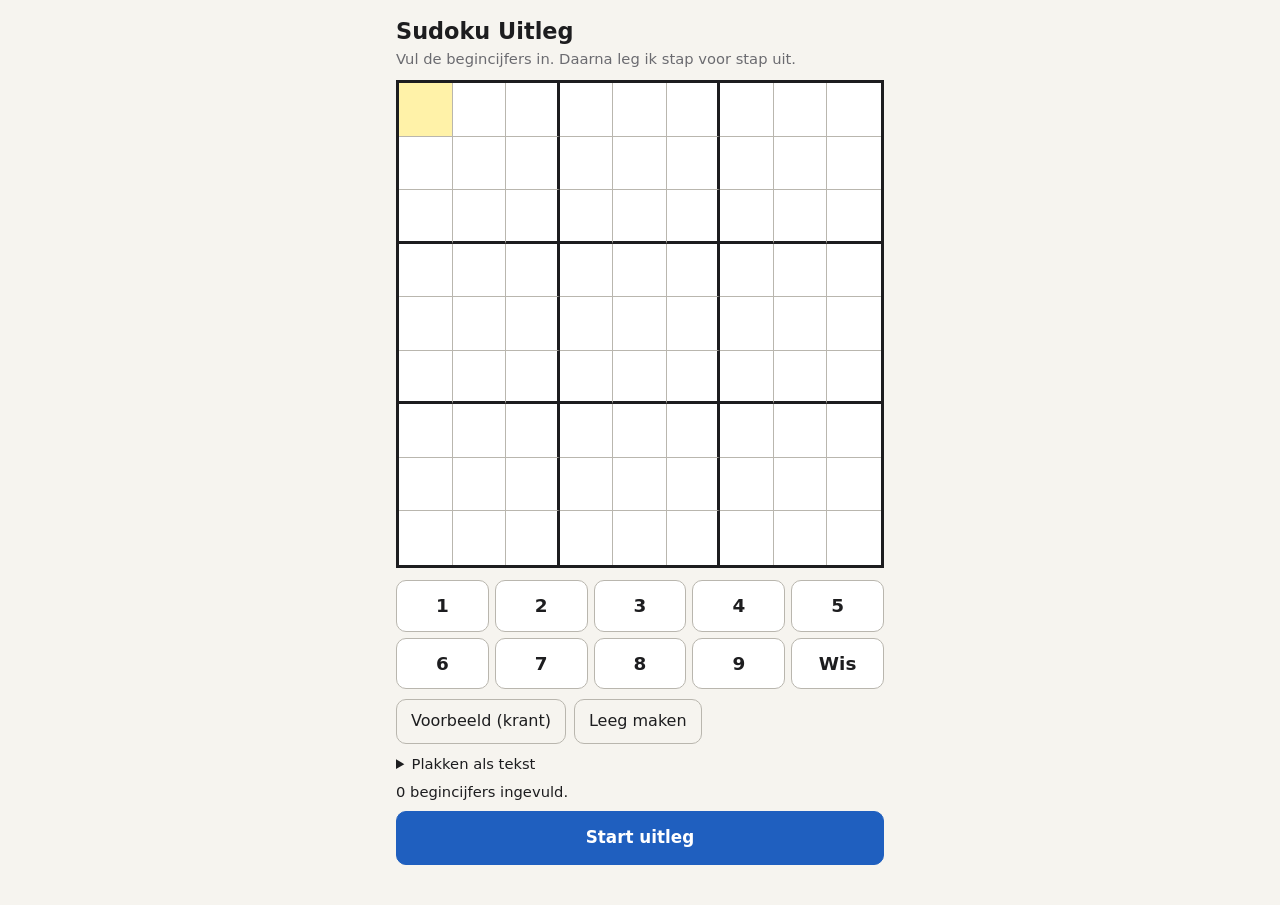
<file: index.html>
<!doctype html>
<html lang="nl">
<head>
<meta charset="utf-8">
<meta name="viewport" content="width=device-width, initial-scale=1, maximum-scale=1">
<title>Sudoku Uitleg</title>
<link rel="stylesheet" href="css/style.css">
</head>
<body>
<main>
  <header>
    <h1>Sudoku Uitleg</h1>
    <p id="modeInfo" class="sub">Vul de begincijfers in. Daarna leg ik stap voor stap uit.</p>
  </header>

  <div id="grid" class="grid" aria-label="Sudoku rooster"></div>

  <!-- INVOER -->
  <section id="inputPanel">
    <div id="pad" class="pad"></div>
    <div class="row">
      <button id="btnExample" class="ghost">Voorbeeld (krant)</button>
      <button id="btnClear" class="ghost">Leeg maken</button>
    </div>
    <details>
      <summary>Plakken als tekst</summary>
      <p class="small">81 tekens, rij voor rij. Leeg = 0 of punt.</p>
      <textarea id="txt" rows="3" spellcheck="false"></textarea>
      <button id="btnLoadTxt" class="ghost">Laden</button>
    </details>
    <p id="msg" class="msg"></p>
    <button id="btnStart" class="primary big">Start uitleg</button>
  </section>

  <!-- UITLEG -->
  <section id="explainPanel" hidden>
    <div class="nav">
      <button id="btnPrev">&larr; Vorige</button>
      <span id="counter"></span>
      <button id="btnNext" class="primary">Volgende &rarr;</button>
    </div>
    <div id="card" class="card">
      <div id="tech" class="tech"></div>
      <h2 id="title"></h2>
      <details id="info" class="info"><summary id="infoSum"></summary><p id="infoTxt"></p></details>
      <ol id="lines"></ol>
      <p id="phaseHint" class="hint"></p>
    </div>
    <div class="row">
      <button id="btnRestart" class="ghost">Begin opnieuw</button>
      <label class="toggle"><input type="checkbox" id="chkCands"> Kandidaten</label>
      <button id="btnEdit" class="ghost">Invoer wijzigen</button>
    </div>
    <div class="legend">
      <span><i class="lg house"></i>zoekgebied</span>
      <span><i class="lg blocked"></i>geblokkeerd</span>
      <span><i class="lg src">6</i>oorzaak</span>
      <span><i class="lg ex">&times;</i>valt af</span>
      <span><i class="lg tgt"></i>enige plek</span>
      <span><i class="lg pat">5</i>kandidaat in redenering</span>
      <span><i class="lg el">5</i>valt nu weg</span>
      <span><i class="lg old">5</i>eerder weggestreept</span>
    </div>
  </section>
</main>
<script src="js/solver.js"></script>
<script src="js/app.js"></script>
</body>
</html>
</file>
<file: css/style.css>
:root {
  --bg: #f6f4ef; --fg: #1d1d1f; --muted: #6b6b70; --card: #fff;
  --line: #b9b6ae; --thick: #1d1d1f;
  --given: #111; --found: #1f5fbf; --new: #d0021b;
  --house: #dcebff; --block: rgba(208, 2, 27, .16); --src: #f29d00;
  --tgt: #ffd6d6; --tgtb: #d0021b; --sel: #fff2a8; --occ: #ecebe7;
  --pat: #1b8a3a; --primary: #1f5fbf;
}
@media (prefers-color-scheme: dark) {
  :root {
    --bg: #17181a; --fg: #ececec; --muted: #9a9aa0; --card: #222326;
    --line: #4a4b50; --thick: #d8d8d8;
    --given: #f2f2f2; --found: #79a8ff; --new: #ff5b6b;
    --house: #1e3350; --block: rgba(255, 91, 107, .22); --tgt: #5a1f26;
    --sel: #5a5320; --occ: #2c2d31; --pat: #4cd07a; --primary: #4f8ef7;
  }
}
* { box-sizing: border-box; }
body { margin: 0; background: var(--bg); color: var(--fg);
  font: 16px/1.4 system-ui, -apple-system, Segoe UI, Roboto, sans-serif; }
main { max-width: 520px; margin: 0 auto; padding: 12px 16px 40px; }
header h1 { margin: 4px 0 0; font-size: 1.4rem; }
.sub { margin: 2px 0 10px; color: var(--muted); font-size: .92rem; }

/* rooster */
.grid { display: grid; grid-template-columns: repeat(9, 1fr); grid-template-rows: repeat(9, 1fr);
  width: 100%; aspect-ratio: 1; border: 3px solid var(--thick); background: var(--card);
  user-select: none; touch-action: manipulation; }
.cell { position: relative; display: flex; align-items: center; justify-content: center;
  border-right: 1px solid var(--line); border-bottom: 1px solid var(--line);
  font-size: clamp(16px, 6vw, 28px); font-weight: 500; cursor: pointer; min-width: 0; min-height: 0; }
.cell.br { border-right: 3px solid var(--thick); }
.cell.bb { border-bottom: 3px solid var(--thick); }
.cell.c9 { border-right: 0; } .cell.r9 { border-bottom: 0; }
.cell.given { color: var(--given); font-weight: 700; }
.cell.found { color: var(--found); }
.cell.sel { background: var(--sel); }
.cell.bad { background: var(--tgt); color: var(--new); }

/* markeringen */
.cell.house { background-color: var(--house); }
.cell.occ { background-color: var(--occ); }
.cell.blocked { background-image: repeating-linear-gradient(45deg, var(--block) 0 4px, transparent 4px 9px); }
.cell.src .v { outline: 3px solid var(--src); border-radius: 50%; padding: 0 .28em; }
.cell.ex::after { content: '\00d7'; position: absolute; inset: 0; display: flex; align-items: center;
  justify-content: center; color: var(--new); font-size: 1.5em; font-weight: 300; opacity: .8; }
.cell.tgt { background-color: var(--tgt); box-shadow: inset 0 0 0 3px var(--tgtb); }
.cell.tgt .v { color: var(--new); font-weight: 800; }
.cell.q .v { color: var(--new); opacity: .7; }

/* kandidaten */
.cands { position: absolute; inset: 1px; display: grid; grid-template-columns: repeat(3, 1fr);
  font-size: clamp(7px, 2.2vw, 11px); line-height: 1; color: var(--muted); font-weight: 500; }
.cands span { display: flex; align-items: center; justify-content: center; }
.cands .pat { color: var(--pat); font-weight: 800; }
.cands .el { color: var(--new); font-weight: 800; text-decoration: line-through; }
.cands .gone { visibility: hidden; }
.cands .old { opacity: .35; text-decoration: line-through; }
.cands.dim span { opacity: .3; }
.cands .focus { color: var(--fg); font-weight: 700; }

/* knoppen */
button { font: inherit; border-radius: 10px; border: 1px solid var(--line); background: var(--card);
  color: var(--fg); padding: 10px 14px; cursor: pointer; }
button:disabled { opacity: .4; cursor: default; }
button.primary { background: var(--primary); border-color: var(--primary); color: #fff; font-weight: 600; }
button.ghost { background: transparent; }
button.big { width: 100%; padding: 14px; font-size: 1.05rem; margin-top: 8px; }
.row { display: flex; gap: 8px; flex-wrap: wrap; align-items: center; margin-top: 10px; }
.pad { display: grid; grid-template-columns: repeat(5, 1fr); gap: 6px; margin-top: 12px; }
.pad button { padding: 12px 0; font-size: 1.15rem; font-weight: 600; }
.msg { min-height: 1.2em; margin: 8px 0 0; font-size: .92rem; }
.msg.err { color: var(--new); } .msg.ok { color: var(--pat); }
details { margin-top: 10px; font-size: .92rem; }
textarea { width: 100%; font: 14px monospace; background: var(--card); color: var(--fg);
  border: 1px solid var(--line); border-radius: 8px; padding: 6px; }
.small { color: var(--muted); margin: 4px 0; }

/* uitleg */
.nav { display: flex; justify-content: space-between; align-items: center; gap: 8px; margin-top: 12px; }
.nav button { flex: 0 0 auto; }
#counter { color: var(--muted); font-size: .9rem; text-align: center; }
.card { background: var(--card); border-radius: 12px; padding: 12px 14px; margin-top: 10px;
  border: 1px solid var(--line); }
.tech { font-size: .78rem; text-transform: uppercase; letter-spacing: .05em; color: var(--muted); }
.card h2 { font-size: 1.1rem; margin: 2px 0 6px; }
.card ol { margin: 0; padding-left: 20px; }
.card li { margin: 3px 0; }
.card li.final { font-weight: 700; color: var(--new); }
.hint { margin: 8px 0 0; color: var(--muted); font-size: .88rem; }
.toggle { display: flex; align-items: center; gap: 6px; font-size: .92rem; }
.legend { display: flex; flex-wrap: wrap; gap: 6px 14px; margin-top: 12px; font-size: .82rem; color: var(--muted); }
.legend span { display: flex; align-items: center; gap: 5px; }
.lg { display: inline-flex; width: 18px; height: 18px; border: 1px solid var(--line); align-items: center;
  justify-content: center; font-style: normal; font-size: 12px; background: var(--card); }
.lg.house { background: var(--house); }
.lg.blocked { background-image: repeating-linear-gradient(45deg, var(--block) 0 3px, transparent 3px 6px); }
.lg.src { border-radius: 50%; border: 2px solid var(--src); color: var(--fg); }
.lg.ex { color: var(--new); }
.lg.pat { color: var(--pat); font-weight: 800; }
.lg.el { color: var(--new); font-weight: 800; text-decoration: line-through; }
.lg.old { color: var(--muted); opacity: .5; text-decoration: line-through; }
.lg.tgt { background: var(--tgt); border: 2px solid var(--tgtb); }
[hidden] { display: none !important; }

.info { margin: 4px 0 8px; background: var(--house); border-radius: 8px; padding: 6px 10px; font-size: .9rem; }
.info summary { cursor: pointer; font-weight: 600; }
.info p { margin: 6px 0 2px; }
</file>
